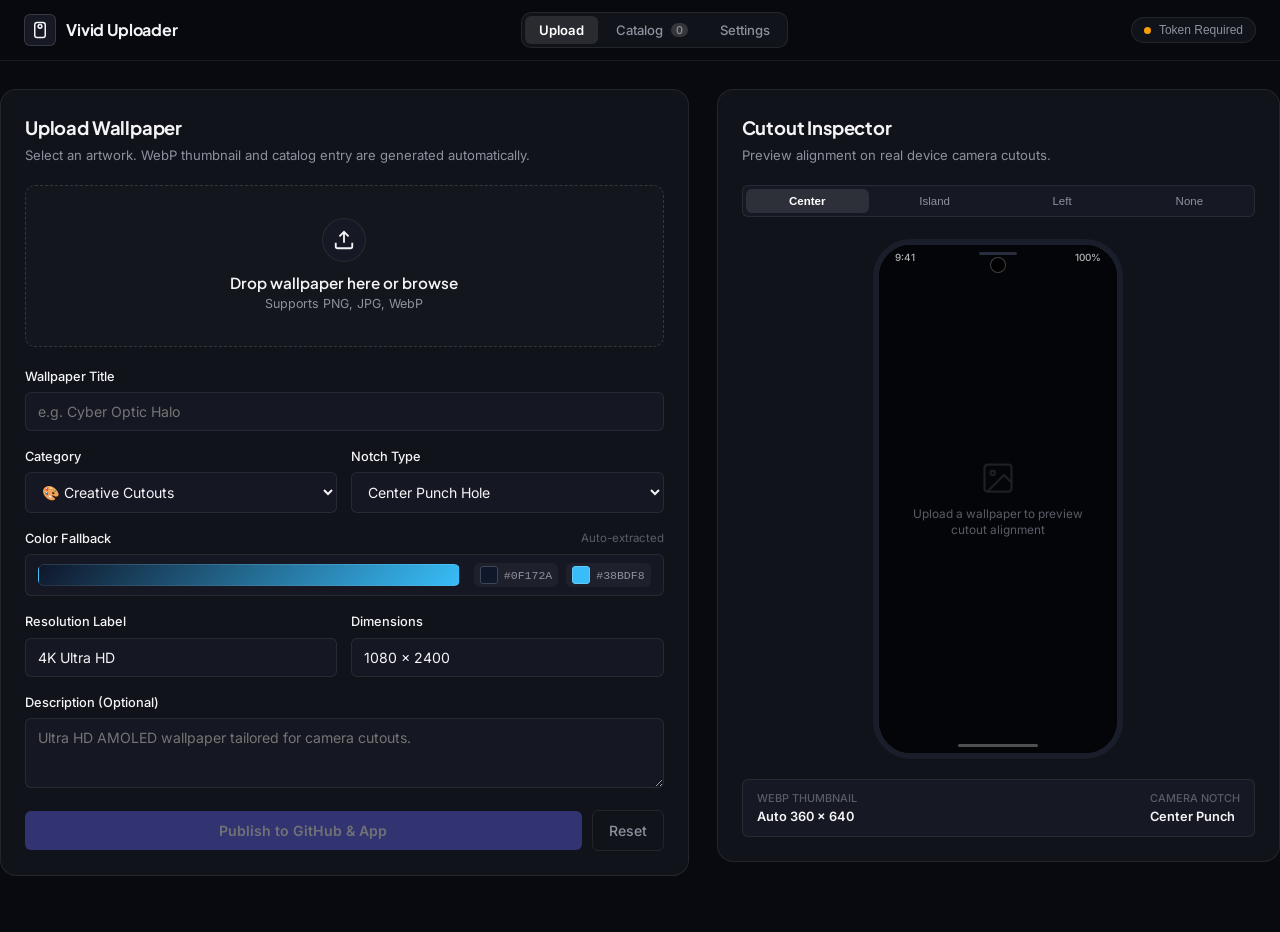
<file: index.html>
<!DOCTYPE html>
<html lang="en">
<head>
  <meta charset="UTF-8">
  <meta name="viewport" content="width=device-width, initial-scale=1.0">
  <title>Vivid Uploader • Curated Notch Wallpapers</title>
  <meta name="description" content="Minimal wallpaper curator and publisher for camera cutout devices.">
  <link rel="icon" type="image/svg+xml" href="favicon.svg">
  <link rel="stylesheet" href="styles.css">
</head>
<body>

  <!-- Minimal Navigation Bar -->
  <header class="site-header">
    <div class="container nav-wrap">
      <a href="#" class="brand" id="brand-logo">
        <div class="brand-icon">
          <svg viewBox="0 0 24 24" fill="none" stroke="currentColor" stroke-width="2">
            <circle cx="12" cy="7" r="2.5" />
            <rect x="5" y="2" width="14" height="20" rx="3" />
          </svg>
        </div>
        <div class="brand-info">
          <h1>Vivid Uploader</h1>
        </div>
      </a>

      <!-- Center Minimal Segmented Tabs -->
      <nav class="nav-tabs">
        <button class="tab-btn active" id="tab-uploader" data-target="view-uploader">
          Upload
        </button>
        <button class="tab-btn" id="tab-catalog" data-target="view-catalog">
          Catalog <span class="badge" id="catalog-count-badge">0</span>
        </button>
        <button class="tab-btn" id="tab-settings" data-target="view-settings">
          Settings
        </button>
      </nav>

      <!-- Status Indicator -->
      <div class="header-actions">
        <button class="status-pill" id="btn-status-pill" title="Configure GitHub Token">
          <span class="indicator" id="status-indicator-dot"></span>
          <span id="status-text">Token Required</span>
        </button>
      </div>
    </div>
  </header>

  <!-- Main Views -->
  <main class="container main-wrapper">

    <!-- VIEW 1: UPLOADER & NOTCH INSPECTOR -->
    <section class="view-section active" id="view-uploader">
      <div class="studio-grid">

        <!-- Left Column: Upload Form -->
        <div class="glass-panel">
          <div class="panel-header">
            <h2 class="panel-title">Upload Wallpaper</h2>
            <p class="panel-subtitle">Select an artwork. WebP thumbnail and catalog entry are generated automatically.</p>
          </div>

          <!-- Minimal Dropzone -->
          <div class="dropzone" id="dropzone">
            <input type="file" id="file-input" class="dropzone-file-input" accept="image/png,image/jpeg,image/webp,image/jpg">
            <div class="dropzone-content">
              <div class="dropzone-icon">
                <svg width="22" height="22" viewBox="0 0 24 24" fill="none" stroke="currentColor" stroke-width="2">
                  <path d="M21 15v4a2 2 0 0 1-2 2H5a2 2 0 0 1-2-2v-4M17 8l-5-5-5 5M12 3v12"/>
                </svg>
              </div>
              <div class="dropzone-text">
                <h3>Drop wallpaper here or browse</h3>
                <p>Supports PNG, JPG, WebP</p>
              </div>
            </div>
          </div>

          <!-- Active File Info -->
          <div class="file-loaded-bar" id="file-loaded-bar">
            <div class="file-meta-info">
              <div class="file-icon-check">
                <svg width="15" height="15" viewBox="0 0 24 24" fill="none" stroke="currentColor" stroke-width="3">
                  <polyline points="20 6 9 17 4 12"/>
                </svg>
              </div>
              <div class="file-name-size">
                <h4 id="file-title-display">image.png</h4>
                <p id="file-dimensions-display">Calculating...</p>
              </div>
            </div>
            <button type="button" class="btn-remove-file" id="btn-remove-file" title="Remove file">
              <svg width="16" height="16" viewBox="0 0 24 24" fill="none" stroke="currentColor" stroke-width="2">
                <line x1="18" y1="6" x2="6" y2="18"/>
                <line x1="6" y1="6" x2="18" y2="18"/>
              </svg>
            </button>
          </div>

          <!-- Form Fields -->
          <form class="metadata-form" id="form-wallpaper" onsubmit="return false;">
            
            <div class="form-group">
              <label for="input-title" class="form-label">Wallpaper Title</label>
              <input type="text" id="input-title" class="form-input" placeholder="e.g. Cyber Optic Halo" required>
            </div>

            <div class="form-row">
              <div class="form-group">
                <label for="select-category" class="form-label">Category</label>
                <select id="select-category" class="form-select">
                  <option value="Creative Cutouts" selected>🎨 Creative Cutouts</option>
                  <option value="AMOLED & Stealth">🖤 AMOLED & Stealth</option>
                  <option value="Cyberpunk & Sci-Fi">🤖 Cyberpunk & Sci-Fi</option>
                  <option value="Abstract & 3D">🌀 Abstract & 3D</option>
                  <option value="Minimal & Vector">📐 Minimal & Vector</option>
                  <option value="Nature & Landscapes">🍃 Nature & Landscapes</option>
                  <option value="Anime & Gaming">🎌 Anime & Gaming</option>
                  <option value="Vibrant Flows">🌊 Vibrant Flows</option>
                </select>
              </div>

              <div class="form-group">
                <label for="select-cutout-type" class="form-label">Notch Type</label>
                <select id="select-cutout-type" class="form-select">
                  <option value="centerHole">Center Punch Hole</option>
                  <option value="dynamicIsland">Dynamic Island (Pill)</option>
                  <option value="leftHole">Left Corner Hole</option>
                  <option value="universal">Universal / Notchless</option>
                </select>
              </div>
            </div>

            <!-- Color Palette Fallback -->
            <div class="form-group">
              <label class="form-label">
                Color Fallback
                <span class="helper">Auto-extracted</span>
              </label>
              <div class="color-extractor-wrap">
                <div class="gradient-preview-bar" id="gradient-preview-bar"></div>
                <div class="color-inputs">
                  <div class="color-chip-group">
                    <input type="color" id="input-color-primary" value="#0F172A">
                    <span class="color-hex-label" id="color-hex-primary">#0F172A</span>
                  </div>
                  <div class="color-chip-group">
                    <input type="color" id="input-color-secondary" value="#38BDF8">
                    <span class="color-hex-label" id="color-hex-secondary">#38BDF8</span>
                  </div>
                </div>
              </div>
            </div>

            <div class="form-row">
              <div class="form-group">
                <label for="input-resolution" class="form-label">Resolution Label</label>
                <input type="text" id="input-resolution" class="form-input" value="4K Ultra HD">
              </div>

              <div class="form-group">
                <label for="input-dimensions" class="form-label">Dimensions</label>
                <input type="text" id="input-dimensions" class="form-input" value="1080 x 2400" readonly>
              </div>
            </div>

            <div class="form-group">
              <label for="input-description" class="form-label">Description (Optional)</label>
              <textarea id="input-description" class="form-textarea" placeholder="Ultra HD AMOLED wallpaper tailored for camera cutouts."></textarea>
            </div>

            <div class="form-actions">
              <button type="button" class="btn-primary" id="btn-publish" disabled>
                Publish to GitHub &amp; App
              </button>
              <button type="button" class="btn-secondary" id="btn-reset">
                Reset
              </button>
            </div>

          </form>
        </div>

        <!-- Right Column: Minimal Cutout Inspector -->
        <div class="glass-panel simulator-panel">
          <div class="panel-header">
            <h2 class="panel-title">Cutout Inspector</h2>
            <p class="panel-subtitle">Preview alignment on real device camera cutouts.</p>
          </div>

          <!-- Cutout Switcher Tabs -->
          <div class="cutout-selector-bar" id="cutout-overlay-tabs">
            <button class="cutout-tab-pill active" data-cutout="centerHole">Center</button>
            <button class="cutout-tab-pill" data-cutout="dynamicIsland">Island</button>
            <button class="cutout-tab-pill" data-cutout="leftHole">Left</button>
            <button class="cutout-tab-pill" data-cutout="none">None</button>
          </div>

          <!-- Phone Mockup -->
          <div class="phone-mockup-wrapper">
            <div class="phone-device" id="phone-device-frame">
              <div class="phone-earpiece"></div>

              <div class="phone-screen" id="phone-screen-viewport">
                <div class="phone-status-bar">
                  <span>9:41</span>
                  <span>100%</span>
                </div>

                <!-- Camera Notch Overlays -->
                <div class="cutout-overlay cutout-center-hole" id="overlay-center-hole"></div>
                <div class="cutout-overlay cutout-dynamic-island" id="overlay-dynamic-island" style="display: none;">
                  <div class="island-cam"></div>
                  <div class="island-sensor"></div>
                </div>
                <div class="cutout-overlay cutout-left-hole" id="overlay-left-hole" style="display: none;"></div>

                <!-- Image Preview -->
                <img id="phone-wallpaper-preview" class="phone-wallpaper-img" style="display: none;" alt="Preview">

                <!-- Placeholder Empty State -->
                <div class="phone-empty-state" id="phone-empty-state">
                  <svg viewBox="0 0 24 24" fill="none" stroke="currentColor" stroke-width="1.5">
                    <rect x="3" y="3" width="18" height="18" rx="2"/>
                    <circle cx="8.5" cy="8.5" r="1.5"/>
                    <path d="M21 15l-5-5L5 21"/>
                  </svg>
                  <p>Upload a wallpaper to preview cutout alignment</p>
                </div>

                <div class="phone-home-indicator"></div>
              </div>
            </div>
          </div>

          <!-- Stats -->
          <div class="simulator-stats">
            <div class="stat-item">
              <h5>WebP Thumbnail</h5>
              <p id="stat-thumb-size">Auto 360 × 640</p>
            </div>
            <div class="stat-item">
              <h5>Camera Notch</h5>
              <p id="stat-notch-name">Center Punch</p>
            </div>
          </div>
        </div>

      </div>
    </section>

    <!-- VIEW 2: LIVE CATALOG MANAGER -->
    <section class="view-section" id="view-catalog">
      <div class="glass-panel">
        <div class="panel-header">
          <h2 class="panel-title">Live Catalog</h2>
          <p class="panel-subtitle">Manage wallpapers currently active in your mobile app repository.</p>
        </div>

        <div class="catalog-toolbar">
          <div class="catalog-search-wrap">
            <svg viewBox="0 0 24 24" fill="none" stroke="currentColor" stroke-width="2">
              <circle cx="11" cy="11" r="8"/>
              <line x1="21" y1="21" x2="16.65" y2="16.65"/>
            </svg>
            <input type="text" id="catalog-search-input" class="catalog-search-input" placeholder="Search wallpapers...">
          </div>

          <div class="catalog-filter-pills" id="catalog-filter-pills">
            <button class="cat-pill active" data-filter="All">All</button>
            <button class="cat-pill" data-filter="Creative Cutouts">Creative Cutouts</button>
            <button class="cat-pill" data-filter="AMOLED & Stealth">AMOLED & Stealth</button>
            <button class="cat-pill" data-filter="Cyberpunk & Sci-Fi">Cyberpunk & Sci-Fi</button>
            <button class="cat-pill" data-filter="Abstract & 3D">Abstract & 3D</button>
            <button class="cat-pill" data-filter="Minimal & Vector">Minimal & Vector</button>
            <button class="cat-pill" data-filter="Nature & Landscapes">Nature & Landscapes</button>
            <button class="cat-pill" data-filter="Anime & Gaming">Anime & Gaming</button>
            <button type="button" class="cat-pill" id="btn-toolbar-select-all" style="margin-left: auto;">Select All</button>
          </div>
        </div>

        <!-- Floating / Sticky Batch Action Bar -->
        <div class="batch-bar" id="batch-action-bar" style="display: none;">
          <div class="batch-info">
            <span id="batch-count-text">0 wallpapers selected</span>
          </div>
          <div class="batch-actions-group">
            <button type="button" class="btn-subtle" id="btn-toggle-select-all">Select All</button>
            <button type="button" class="btn-subtle" id="btn-clear-selection">Clear</button>
            <button type="button" class="btn-danger" id="btn-delete-selected">
              <svg width="14" height="14" viewBox="0 0 24 24" fill="none" stroke="currentColor" stroke-width="2">
                <polyline points="3 6 5 6 21 6"/>
                <path d="M19 6v14a2 2 0 0 1-2 2H7a2 2 0 0 1-2-2V6m3 0V4a2 2 0 0 1 2-2h4a2 2 0 0 1 2 2v2"/>
              </svg>
              Delete Selected
            </button>
          </div>
        </div>

        <div class="catalog-grid" id="catalog-grid"></div>

        <div class="phone-empty-state" id="catalog-empty-state" style="display: none; padding: 40px 0;">
          <p>No wallpapers found</p>
        </div>
      </div>
    </section>

    <!-- VIEW 3: GITHUB SETTINGS -->
    <section class="view-section" id="view-settings">
      <div class="glass-panel settings-wrap">
        <div class="panel-header">
          <h2 class="panel-title">GitHub Settings</h2>
          <p class="panel-subtitle">Configure your Personal Access Token to publish directly to GitHub.</p>
        </div>

        <form id="form-settings" onsubmit="return false;" style="display: flex; flex-direction: column; gap: 16px;">
          <div class="form-group">
            <label for="input-repo-owner" class="form-label">Repository</label>
            <input type="text" id="input-repo-owner" class="form-input" value="ishara-madu/vivid-ai-wallpapers" required>
          </div>

          <div class="form-group">
            <label for="input-repo-branch" class="form-label">Branch</label>
            <input type="text" id="input-repo-branch" class="form-input" value="main" required>
          </div>

          <div class="form-group">
            <label for="input-github-token" class="form-label">
              Personal Access Token (PAT)
              <span class="helper">Stored only in your browser</span>
            </label>
            <div style="position: relative;">
              <input type="password" id="input-github-token" class="form-input" placeholder="ghp_xxxxxxxxxxxxxxxxxxxxxxxx" style="padding-right: 40px;" required>
              <button type="button" id="btn-toggle-token-mask" style="position: absolute; right: 10px; top: 50%; transform: translateY(-50%); background: none; border: none; color: var(--text-muted); cursor: pointer;">
                👁️
              </button>
            </div>
          </div>

          <div class="form-actions" style="margin-top: 6px;">
            <button type="button" class="btn-primary" id="btn-save-settings">
              Save &amp; Test Connection
            </button>
          </div>
        </form>

        <div class="token-help-box">
          <h4>Token Setup:</h4>
          <ol>
            <li>Open <a href="https://github.com/settings/tokens/new?scopes=repo&description=Vivid+Wallpaper+Studio" target="_blank" rel="noopener">GitHub Token Generator</a>.</li>
            <li>Select <strong>repo</strong> scope and set Expiration to <strong>No expiration</strong>.</li>
            <li>Copy the token and paste it above.</li>
          </ol>
        </div>
      </div>
    </section>

  </main>

  <!-- Publish Stepper Modal -->
  <div class="modal-backdrop" id="modal-publish">
    <div class="modal-card">
      <div class="modal-icon-wrap" id="modal-icon-wrap">
        <svg width="22" height="22" viewBox="0 0 24 24" fill="none" stroke="currentColor" stroke-width="2">
          <path d="M21 15v4a2 2 0 0 1-2 2H5a2 2 0 0 1-2-2v-4M17 8l-5-5-5 5M12 3v12"/>
        </svg>
      </div>

      <h3 class="modal-title" id="modal-title">Publishing Wallpaper</h3>
      <p class="modal-desc" id="modal-desc">Committing master image, thumbnail, and catalog to GitHub...</p>

      <div class="stepper-list" id="stepper-list">
        <div class="step-item" id="step-1">
          <div class="step-icon-state">1</div>
          <span>Building 360x640 WebP thumbnail...</span>
        </div>
        <div class="step-item" id="step-2">
          <div class="step-icon-state">2</div>
          <span>Uploading master image...</span>
        </div>
        <div class="step-item" id="step-3">
          <div class="step-icon-state">3</div>
          <span>Uploading thumbnail...</span>
        </div>
        <div class="step-item" id="step-4">
          <div class="step-icon-state">4</div>
          <span>Updating catalog.json...</span>
        </div>
      </div>

      <div id="modal-success-actions" style="display: none; margin-top: 16px; display: flex; flex-direction: column; gap: 8px;">
        <button type="button" class="btn-primary" id="btn-modal-done">Upload Another</button>
        <a id="link-commit-view" href="#" target="_blank" rel="noopener" class="btn-secondary" style="text-decoration: none;">View on GitHub ↗</a>
      </div>
    </div>
  </div>

  <canvas id="canvas-engine" style="display: none;"></canvas>
  <div class="toast-container" id="toast-container"></div>

  <script src="app.js"></script>
</body>
</html>
</file>
<file: styles.css>
/* ==========================================================================
   VIVID NOTCH AI • MINIMALIST WALLPAPER STUDIO & UPLOADER
   Clean, Ultra-Refined Minimalist Dark Theme (Linear / Vercel Aesthetic)
   ========================================================================== */

@import url('https://fonts.googleapis.com/css2?family=Inter:wght@400;500;600;700&family=Plus+Jakarta+Sans:wght@500;600;700&display=swap');

:root {
  --bg-deep: #090a0f;
  --bg-surface: #11131a;
  --bg-surface-elevated: #161923;
  --bg-input: #151722;
  --bg-input-hover: #1b1e2c;

  --border-subtle: rgba(255, 255, 255, 0.08);
  --border-medium: rgba(255, 255, 255, 0.14);
  --border-focus: #6366f1;

  --text-main: #f4f4f6;
  --text-muted: #8e919e;
  --text-dim: #5a5c68;

  --accent: #6366f1;
  --accent-light: #818cf8;
  --accent-emerald: #10b981;
  --accent-amber: #f59e0b;
  --danger: #ef4444;

  --radius-sm: 6px;
  --radius-md: 10px;
  --radius-lg: 16px;
  --radius-xl: 22px;
  --radius-full: 9999px;

  --font-display: 'Plus Jakarta Sans', -apple-system, BlinkMacSystemFont, sans-serif;
  --font-body: 'Inter', -apple-system, BlinkMacSystemFont, sans-serif;

  --trans-fast: 0.15s ease;
  --trans-smooth: 0.25s ease;
}

* {
  margin: 0;
  padding: 0;
  box-sizing: border-box;
}

body {
  background-color: var(--bg-deep);
  color: var(--text-main);
  font-family: var(--font-body);
  line-height: 1.5;
  min-height: 100vh;
  overflow-x: hidden;
  -webkit-font-smoothing: antialiased;
}

/* Custom Minimal Scrollbar */
::-webkit-scrollbar {
  width: 6px;
  height: 6px;
}
::-webkit-scrollbar-track {
  background: var(--bg-deep);
}
::-webkit-scrollbar-thumb {
  background: rgba(255, 255, 255, 0.12);
  border-radius: var(--radius-full);
}
::-webkit-scrollbar-thumb:hover {
  background: rgba(255, 255, 255, 0.25);
}

.container {
  max-width: 1280px;
  margin: 0 auto;
  padding: 0 24px;
}

/* ==========================================================================
   MINIMAL SITE HEADER
   ========================================================================== */
.site-header {
  position: sticky;
  top: 0;
  z-index: 50;
  background: rgba(9, 10, 15, 0.88);
  backdrop-filter: blur(16px);
  -webkit-backdrop-filter: blur(16px);
  border-bottom: 1px solid var(--border-subtle);
  padding: 12px 0;
}

.nav-wrap {
  display: flex;
  align-items: center;
  justify-content: space-between;
  gap: 20px;
}

.brand {
  display: flex;
  align-items: center;
  gap: 10px;
  text-decoration: none;
  color: var(--text-main);
}

.brand-icon {
  width: 32px;
  height: 32px;
  border-radius: var(--radius-sm);
  background: var(--bg-surface-elevated);
  border: 1px solid var(--border-medium);
  display: grid;
  place-items: center;
}

.brand-icon svg {
  width: 18px;
  height: 18px;
  stroke: var(--text-main);
}

.brand-info h1 {
  font-family: var(--font-display);
  font-size: 1rem;
  font-weight: 700;
  letter-spacing: -0.01em;
  color: var(--text-main);
  display: flex;
  align-items: center;
  gap: 8px;
}

.brand-badge {
  font-size: 0.65rem;
  font-family: var(--font-body);
  font-weight: 600;
  text-transform: uppercase;
  padding: 1px 6px;
  border-radius: var(--radius-sm);
  background: rgba(255, 255, 255, 0.08);
  color: var(--text-muted);
}

.brand-info p {
  display: none;
}

/* Minimal Segmented Tabs */
.nav-tabs {
  display: flex;
  align-items: center;
  gap: 4px;
  background: var(--bg-surface);
  padding: 3px;
  border-radius: var(--radius-md);
  border: 1px solid var(--border-subtle);
}

.tab-btn {
  display: inline-flex;
  align-items: center;
  gap: 8px;
  padding: 6px 14px;
  font-family: var(--font-body);
  font-size: 0.82rem;
  font-weight: 500;
  color: var(--text-muted);
  background: transparent;
  border: none;
  border-radius: var(--radius-sm);
  cursor: pointer;
  transition: var(--trans-fast);
}

.tab-btn:hover {
  color: var(--text-main);
}

.tab-btn.active {
  color: #ffffff;
  background: rgba(255, 255, 255, 0.1);
  font-weight: 600;
}

.tab-btn .badge {
  font-size: 0.68rem;
  padding: 0 5px;
  border-radius: var(--radius-full);
  background: rgba(255, 255, 255, 0.15);
}

.header-actions {
  display: flex;
  align-items: center;
  gap: 10px;
}

.status-pill {
  display: inline-flex;
  align-items: center;
  gap: 8px;
  padding: 5px 12px;
  border-radius: var(--radius-full);
  font-size: 0.75rem;
  font-weight: 500;
  background: var(--bg-surface);
  border: 1px solid var(--border-subtle);
  color: var(--text-muted);
  cursor: pointer;
  transition: var(--trans-fast);
}

.status-pill:hover {
  border-color: var(--border-medium);
  color: var(--text-main);
}

.status-pill .indicator {
  width: 7px;
  height: 7px;
  border-radius: 50%;
  background: var(--accent-amber);
}

.status-pill.connected .indicator {
  background: var(--accent-emerald);
}

.status-pill.error .indicator {
  background: var(--danger);
}

/* ==========================================================================
   MAIN LAYOUT & CARDS
   ========================================================================== */
.main-wrapper {
  padding: 28px 0 56px;
}

.view-section {
  display: none;
}

.view-section.active {
  display: block;
}

.studio-grid {
  display: grid;
  grid-template-columns: 1.1fr 0.9fr;
  gap: 28px;
  align-items: start;
}

@media (max-width: 960px) {
  .studio-grid {
    grid-template-columns: 1fr;
  }
}

.glass-panel {
  background: var(--bg-surface);
  border: 1px solid var(--border-subtle);
  border-radius: var(--radius-lg);
  padding: 24px;
  position: relative;
}

.panel-header {
  margin-bottom: 20px;
}

.panel-title {
  font-family: var(--font-display);
  font-size: 1.15rem;
  font-weight: 700;
  letter-spacing: -0.01em;
  color: var(--text-main);
  display: flex;
  align-items: center;
  gap: 8px;
}

.panel-subtitle {
  font-size: 0.82rem;
  color: var(--text-muted);
  margin-top: 4px;
}

/* ==========================================================================
   MINIMAL DROPZONE
   ========================================================================== */
.dropzone {
  position: relative;
  border: 1.5px dashed var(--border-medium);
  border-radius: var(--radius-md);
  padding: 32px 16px;
  text-align: center;
  background: rgba(255, 255, 255, 0.015);
  transition: var(--trans-smooth);
  cursor: pointer;
  overflow: hidden;
}

.dropzone:hover,
.dropzone.dragover {
  border-color: var(--accent);
  background: rgba(99, 102, 241, 0.04);
}

.dropzone-file-input {
  position: absolute;
  top: 0;
  left: 0;
  width: 100%;
  height: 100%;
  opacity: 0;
  cursor: pointer;
  z-index: 10;
}

.dropzone-content {
  display: flex;
  flex-direction: column;
  align-items: center;
  gap: 10px;
  pointer-events: none;
}

.dropzone-icon {
  width: 44px;
  height: 44px;
  border-radius: 50%;
  background: var(--bg-surface-elevated);
  border: 1px solid var(--border-subtle);
  display: grid;
  place-items: center;
  color: var(--text-main);
  transition: var(--trans-fast);
}

.dropzone:hover .dropzone-icon {
  border-color: var(--accent);
  color: var(--accent);
}

.dropzone-text h3 {
  font-family: var(--font-display);
  font-size: 0.95rem;
  font-weight: 600;
  color: var(--text-main);
}

.dropzone-text p {
  font-size: 0.78rem;
  color: var(--text-muted);
}

.dropzone-badges {
  display: flex;
  gap: 6px;
  margin-top: 4px;
}

.pill-tag {
  font-size: 0.68rem;
  font-weight: 500;
  padding: 2px 8px;
  border-radius: var(--radius-sm);
  background: rgba(255, 255, 255, 0.04);
  color: var(--text-muted);
}

/* File Loaded Bar */
.file-loaded-bar {
  display: none;
  align-items: center;
  justify-content: space-between;
  gap: 14px;
  padding: 10px 14px;
  background: var(--bg-surface-elevated);
  border: 1px solid var(--border-medium);
  border-radius: var(--radius-md);
  margin-top: 14px;
}

.file-loaded-bar.active {
  display: flex;
}

.file-meta-info {
  display: flex;
  align-items: center;
  gap: 10px;
  overflow: hidden;
}

.file-icon-check {
  width: 26px;
  height: 26px;
  border-radius: 50%;
  background: rgba(16, 185, 129, 0.15);
  color: var(--accent-emerald);
  display: grid;
  place-items: center;
  flex-shrink: 0;
}

.file-name-size h4 {
  font-size: 0.85rem;
  font-weight: 600;
  white-space: nowrap;
  overflow: hidden;
  text-overflow: ellipsis;
  max-width: 240px;
}

.file-name-size p {
  font-size: 0.72rem;
  color: var(--text-muted);
}

.btn-remove-file {
  background: transparent;
  border: none;
  color: var(--text-dim);
  cursor: pointer;
  padding: 4px;
  border-radius: var(--radius-sm);
  transition: var(--trans-fast);
}

.btn-remove-file:hover {
  color: var(--danger);
}

/* ==========================================================================
   MINIMAL METADATA FORM
   ========================================================================== */
.metadata-form {
  margin-top: 20px;
  display: flex;
  flex-direction: column;
  gap: 16px;
}

.form-group {
  display: flex;
  flex-direction: column;
  gap: 6px;
}

.form-row {
  display: grid;
  grid-template-columns: 1fr 1fr;
  gap: 14px;
}

@media (max-width: 600px) {
  .form-row {
    grid-template-columns: 1fr;
  }
}

.form-label {
  font-size: 0.8rem;
  font-weight: 500;
  color: var(--text-main);
  display: flex;
  align-items: center;
  justify-content: space-between;
}

.form-label .helper {
  font-size: 0.72rem;
  font-weight: 400;
  color: var(--text-dim);
}

.form-input,
.form-select,
.form-textarea {
  width: 100%;
  background: var(--bg-input);
  border: 1px solid var(--border-subtle);
  border-radius: var(--radius-sm);
  padding: 10px 12px;
  font-family: var(--font-body);
  font-size: 0.88rem;
  color: var(--text-main);
  outline: none;
  transition: var(--trans-fast);
}

.form-input:focus,
.form-select:focus,
.form-textarea:focus {
  border-color: var(--accent);
  background: var(--bg-input-hover);
}

.form-select option {
  background: #11131a;
  color: #fff;
}

.form-textarea {
  resize: vertical;
  min-height: 70px;
}

/* Minimal Color Extractor Bar */
.color-extractor-wrap {
  background: var(--bg-input);
  border: 1px solid var(--border-subtle);
  border-radius: var(--radius-sm);
  padding: 8px 12px;
  display: flex;
  align-items: center;
  justify-content: space-between;
  gap: 14px;
}

.gradient-preview-bar {
  flex: 1;
  height: 22px;
  border-radius: var(--radius-sm);
  background: linear-gradient(135deg, #0f172a, #38bdf8);
  border: 1px solid rgba(255, 255, 255, 0.1);
}

.color-inputs {
  display: flex;
  align-items: center;
  gap: 8px;
}

.color-chip-group {
  display: flex;
  align-items: center;
  gap: 6px;
  background: rgba(255, 255, 255, 0.04);
  padding: 3px 6px;
  border-radius: var(--radius-sm);
}

.color-chip-group input[type="color"] {
  -webkit-appearance: none;
  border: none;
  width: 18px;
  height: 18px;
  border-radius: 3px;
  cursor: pointer;
  background: transparent;
}

.color-chip-group input[type="color"]::-webkit-color-swatch-wrapper {
  padding: 0;
}
.color-chip-group input[type="color"]::-webkit-color-swatch {
  border: 1px solid rgba(255, 255, 255, 0.2);
  border-radius: 3px;
}

.color-hex-label {
  font-family: monospace;
  font-size: 0.72rem;
  color: var(--text-muted);
}

/* Form Action Buttons */
.form-actions {
  display: flex;
  align-items: center;
  gap: 10px;
  margin-top: 6px;
}

.btn-primary {
  flex: 1;
  display: inline-flex;
  align-items: center;
  justify-content: center;
  gap: 8px;
  padding: 11px 20px;
  font-family: var(--font-body);
  font-size: 0.88rem;
  font-weight: 600;
  color: #ffffff;
  background: var(--accent);
  border: none;
  border-radius: var(--radius-sm);
  cursor: pointer;
  transition: var(--trans-fast);
}

.btn-primary:hover:not(:disabled) {
  background: var(--accent-light);
}

.btn-primary:disabled {
  opacity: 0.4;
  cursor: not-allowed;
}

.btn-secondary {
  display: inline-flex;
  align-items: center;
  justify-content: center;
  gap: 6px;
  padding: 11px 16px;
  font-family: var(--font-body);
  font-size: 0.88rem;
  font-weight: 500;
  color: var(--text-muted);
  background: transparent;
  border: 1px solid var(--border-subtle);
  border-radius: var(--radius-sm);
  cursor: pointer;
  transition: var(--trans-fast);
}

.btn-secondary:hover {
  color: var(--text-main);
  border-color: var(--border-medium);
}

/* ==========================================================================
   MINIMAL PHONE SIMULATOR
   ========================================================================== */
.simulator-panel {
  position: sticky;
  top: 80px;
}

.cutout-selector-bar {
  display: flex;
  align-items: center;
  gap: 4px;
  background: var(--bg-surface-elevated);
  padding: 3px;
  border-radius: var(--radius-sm);
  border: 1px solid var(--border-subtle);
  margin-bottom: 16px;
}

.cutout-tab-pill {
  flex: 1;
  text-align: center;
  padding: 6px 8px;
  font-size: 0.72rem;
  font-weight: 500;
  color: var(--text-muted);
  background: transparent;
  border: none;
  border-radius: var(--radius-sm);
  cursor: pointer;
  transition: var(--trans-fast);
}

.cutout-tab-pill:hover {
  color: var(--text-main);
}

.cutout-tab-pill.active {
  background: rgba(255, 255, 255, 0.1);
  color: #ffffff;
  font-weight: 600;
}

/* Smartphone Device Frame */
.phone-mockup-wrapper {
  display: flex;
  justify-content: center;
  padding: 6px 0;
}

.phone-device {
  width: 250px;
  height: 520px;
  background: #000000;
  border-radius: 38px;
  border: 6px solid #1a1e2b;
  position: relative;
  overflow: hidden;
  display: flex;
  flex-direction: column;
}

.phone-earpiece {
  position: absolute;
  top: 7px;
  left: 50%;
  transform: translateX(-50%);
  width: 38px;
  height: 3px;
  background: #282d3f;
  border-radius: var(--radius-full);
  z-index: 25;
}

.phone-screen {
  flex: 1;
  position: relative;
  background: #040508;
  overflow: hidden;
  display: flex;
  align-items: center;
  justify-content: center;
}

.phone-status-bar {
  position: absolute;
  top: 0;
  left: 0;
  right: 0;
  height: 24px;
  padding: 0 16px;
  display: flex;
  align-items: center;
  justify-content: space-between;
  z-index: 20;
  font-size: 0.62rem;
  font-weight: 500;
  color: rgba(255, 255, 255, 0.7);
  pointer-events: none;
}

.phone-wallpaper-img {
  width: 100%;
  height: 100%;
  object-fit: cover;
  display: block;
}

.phone-empty-state {
  display: flex;
  flex-direction: column;
  align-items: center;
  justify-content: center;
  text-align: center;
  padding: 20px;
  color: var(--text-dim);
  gap: 10px;
}

.phone-empty-state svg {
  width: 36px;
  height: 36px;
  opacity: 0.3;
}

.phone-empty-state p {
  font-size: 0.74rem;
  line-height: 1.4;
}

/* Cutout Overlays */
.cutout-overlay {
  position: absolute;
  pointer-events: none;
  z-index: 15;
}

.cutout-center-hole {
  top: 12px;
  left: 50%;
  transform: translateX(-50%);
  width: 16px;
  height: 16px;
  border-radius: 50%;
  background: #000000;
  border: 1px solid rgba(255, 255, 255, 0.25);
}

.cutout-dynamic-island {
  top: 10px;
  left: 50%;
  transform: translateX(-50%);
  width: 70px;
  height: 18px;
  border-radius: var(--radius-full);
  background: #000000;
  border: 1px solid rgba(255, 255, 255, 0.15);
  display: flex;
  align-items: center;
  justify-content: space-between;
  padding: 0 8px;
}

.cutout-dynamic-island .island-cam {
  width: 9px;
  height: 9px;
  border-radius: 50%;
  background: #0c0f18;
}

.cutout-dynamic-island .island-sensor {
  width: 5px;
  height: 5px;
  border-radius: 50%;
  background: #111;
}

.cutout-left-hole {
  top: 12px;
  left: 18px;
  width: 16px;
  height: 16px;
  border-radius: 50%;
  background: #000000;
  border: 1px solid rgba(255, 255, 255, 0.25);
}

.phone-home-indicator {
  position: absolute;
  bottom: 6px;
  left: 50%;
  transform: translateX(-50%);
  width: 80px;
  height: 3px;
  background: rgba(255, 255, 255, 0.3);
  border-radius: var(--radius-full);
  z-index: 20;
}

/* Minimal Stats Bar */
.simulator-stats {
  margin-top: 14px;
  background: var(--bg-surface-elevated);
  border: 1px solid var(--border-subtle);
  border-radius: var(--radius-sm);
  padding: 10px 14px;
  display: flex;
  align-items: center;
  justify-content: space-between;
}

.stat-item h5 {
  font-size: 0.68rem;
  font-weight: 500;
  color: var(--text-dim);
  text-transform: uppercase;
}

.stat-item p {
  font-size: 0.8rem;
  font-weight: 600;
  color: var(--text-main);
}

/* ==========================================================================
   MINIMAL LIVE CATALOG (TAB 2)
   ========================================================================== */
.catalog-toolbar {
  display: flex;
  align-items: center;
  justify-content: space-between;
  gap: 14px;
  margin-bottom: 20px;
  flex-wrap: wrap;
}

.catalog-search-wrap {
  flex: 1;
  min-width: 240px;
  position: relative;
}

.catalog-search-wrap svg {
  position: absolute;
  left: 12px;
  top: 50%;
  transform: translateY(-50%);
  color: var(--text-dim);
  width: 16px;
  height: 16px;
}

.catalog-search-input {
  width: 100%;
  background: var(--bg-input);
  border: 1px solid var(--border-subtle);
  border-radius: var(--radius-sm);
  padding: 10px 14px 10px 38px;
  color: var(--text-main);
  font-size: 0.85rem;
  outline: none;
  transition: var(--trans-fast);
}

.catalog-search-input:focus {
  border-color: var(--accent);
}

.catalog-filter-pills {
  display: flex;
  align-items: center;
  gap: 6px;
  overflow-x: auto;
}

.cat-pill {
  padding: 6px 12px;
  border-radius: var(--radius-sm);
  font-size: 0.75rem;
  font-weight: 500;
  background: var(--bg-surface-elevated);
  border: 1px solid var(--border-subtle);
  color: var(--text-muted);
  cursor: pointer;
  white-space: nowrap;
  transition: var(--trans-fast);
}

.cat-pill:hover {
  color: var(--text-main);
}

.cat-pill.active {
  background: rgba(255, 255, 255, 0.1);
  border-color: var(--border-medium);
  color: #fff;
  font-weight: 600;
}

/* Batch Action Bar */
.batch-bar {
  display: flex;
  align-items: center;
  justify-content: space-between;
  gap: 12px;
  background: var(--bg-surface-elevated);
  border: 1px solid var(--border-medium);
  border-radius: var(--radius-sm);
  padding: 8px 14px;
  margin-bottom: 16px;
  animation: fadeIn 0.2s ease;
}

.batch-info {
  display: flex;
  align-items: center;
  gap: 10px;
  font-size: 0.82rem;
  font-weight: 500;
  color: var(--text-main);
}

.batch-actions-group {
  display: flex;
  align-items: center;
  gap: 8px;
}

.btn-danger {
  display: inline-flex;
  align-items: center;
  gap: 6px;
  padding: 6px 14px;
  font-family: var(--font-body);
  font-size: 0.8rem;
  font-weight: 600;
  color: #ffffff;
  background: var(--danger);
  border: none;
  border-radius: var(--radius-sm);
  cursor: pointer;
  transition: var(--trans-fast);
}

.btn-danger:hover {
  background: #dc2626;
}

.btn-subtle {
  display: inline-flex;
  align-items: center;
  gap: 6px;
  padding: 6px 12px;
  font-family: var(--font-body);
  font-size: 0.8rem;
  font-weight: 500;
  color: var(--text-muted);
  background: transparent;
  border: 1px solid var(--border-subtle);
  border-radius: var(--radius-sm);
  cursor: pointer;
  transition: var(--trans-fast);
}

.btn-subtle:hover {
  color: var(--text-main);
  border-color: var(--border-medium);
}

/* Catalog Cards */
.catalog-grid {
  display: grid;
  grid-template-columns: repeat(auto-fill, minmax(210px, 1fr));
  gap: 16px;
}

.wallpaper-card {
  background: var(--bg-surface-elevated);
  border: 1px solid var(--border-subtle);
  border-radius: var(--radius-md);
  overflow: hidden;
  transition: var(--trans-smooth);
  display: flex;
  flex-direction: column;
  position: relative;
  cursor: pointer;
  user-select: none;
}

.wallpaper-card:hover {
  border-color: var(--border-medium);
  transform: translateY(-2px);
}

.wallpaper-card.is-selected {
  border-color: var(--accent);
  box-shadow: 0 0 0 1px var(--accent);
}

.card-select-wrap {
  position: absolute;
  top: 8px;
  left: 8px;
  z-index: 12;
}

.card-checkbox {
  appearance: none;
  -webkit-appearance: none;
  width: 20px;
  height: 20px;
  border-radius: 4px;
  background: rgba(10, 12, 18, 0.8);
  border: 1.5px solid rgba(255, 255, 255, 0.4);
  cursor: pointer;
  display: grid;
  place-items: center;
  transition: var(--trans-fast);
}

.card-checkbox:hover {
  border-color: #ffffff;
}

.card-checkbox:checked {
  background: var(--accent);
  border-color: var(--accent);
}

.card-checkbox:checked::after {
  content: '';
  width: 5px;
  height: 9px;
  border: solid #ffffff;
  border-width: 0 2px 2px 0;
  transform: rotate(45deg) translate(-1px, -1px);
}

.card-thumb-wrap {
  position: relative;
  width: 100%;
  aspect-ratio: 9 / 16;
  background: #050609;
  overflow: hidden;
}

.card-thumb-img {
  width: 100%;
  height: 100%;
  object-fit: cover;
}

.card-badge {
  position: absolute;
  top: 8px;
  left: 8px;
  font-size: 0.66rem;
  font-weight: 600;
  padding: 2px 7px;
  border-radius: var(--radius-sm);
  background: rgba(0, 0, 0, 0.7);
  color: #fff;
}

.card-actions-overlay {
  position: absolute;
  top: 8px;
  right: 8px;
  display: flex;
  gap: 4px;
  opacity: 0;
  transition: var(--trans-fast);
}

.wallpaper-card:hover .card-actions-overlay {
  opacity: 1;
}

.card-action-btn {
  width: 28px;
  height: 28px;
  border-radius: var(--radius-sm);
  background: rgba(0, 0, 0, 0.8);
  border: 1px solid rgba(255, 255, 255, 0.15);
  color: #fff;
  display: grid;
  place-items: center;
  cursor: pointer;
  transition: var(--trans-fast);
}

.card-action-btn:hover {
  background: var(--danger);
  border-color: var(--danger);
}

.card-body {
  padding: 12px 14px;
  display: flex;
  flex-direction: column;
  gap: 6px;
}

.card-title {
  font-family: var(--font-display);
  font-size: 0.88rem;
  font-weight: 600;
  white-space: nowrap;
  overflow: hidden;
  text-overflow: ellipsis;
}

.card-meta-row {
  display: flex;
  align-items: center;
  justify-content: space-between;
  font-size: 0.72rem;
  color: var(--text-dim);
}

.card-colors {
  display: flex;
  gap: 4px;
}

.card-color-dot {
  width: 10px;
  height: 10px;
  border-radius: 50%;
}

/* ==========================================================================
   MINIMAL SETTINGS TAB
   ========================================================================== */
.settings-wrap {
  max-width: 680px;
  margin: 0 auto;
}

.token-help-box {
  background: var(--bg-surface-elevated);
  border: 1px solid var(--border-subtle);
  border-radius: var(--radius-md);
  padding: 16px;
  margin-top: 16px;
}

.token-help-box h4 {
  font-size: 0.84rem;
  font-weight: 600;
  color: var(--text-main);
  margin-bottom: 8px;
}

.token-help-box ol {
  padding-left: 18px;
  font-size: 0.78rem;
  color: var(--text-muted);
  display: flex;
  flex-direction: column;
  gap: 4px;
}

.token-help-box a {
  color: var(--accent-light);
  text-decoration: underline;
}

/* ==========================================================================
   MINIMAL PUBLISH MODAL & TOAST
   ========================================================================== */
.modal-backdrop {
  position: fixed;
  inset: 0;
  background: rgba(0, 0, 0, 0.75);
  backdrop-filter: blur(8px);
  -webkit-backdrop-filter: blur(8px);
  z-index: 100;
  display: none;
  place-items: center;
  padding: 20px;
}

.modal-backdrop.active {
  display: grid;
}

.modal-card {
  background: #11131b;
  border: 1px solid var(--border-medium);
  border-radius: var(--radius-lg);
  max-width: 460px;
  width: 100%;
  padding: 28px;
  text-align: center;
}

.modal-icon-wrap {
  width: 48px;
  height: 48px;
  border-radius: 50%;
  background: var(--bg-surface-elevated);
  border: 1px solid var(--border-medium);
  display: grid;
  place-items: center;
  margin: 0 auto 14px;
  color: var(--accent-light);
}

.modal-icon-wrap.success {
  background: rgba(16, 185, 129, 0.1);
  border-color: rgba(16, 185, 129, 0.3);
  color: var(--accent-emerald);
}

.modal-title {
  font-family: var(--font-display);
  font-size: 1.15rem;
  font-weight: 700;
  margin-bottom: 4px;
}

.modal-desc {
  font-size: 0.8rem;
  color: var(--text-muted);
  margin-bottom: 20px;
}

.stepper-list {
  display: flex;
  flex-direction: column;
  gap: 8px;
  text-align: left;
  margin-bottom: 20px;
}

.step-item {
  display: flex;
  align-items: center;
  gap: 12px;
  padding: 8px 12px;
  border-radius: var(--radius-sm);
  background: var(--bg-surface-elevated);
  border: 1px solid var(--border-subtle);
  font-size: 0.8rem;
  color: var(--text-muted);
}

.step-item.running {
  border-color: var(--accent);
  color: #fff;
}

.step-item.done {
  border-color: rgba(16, 185, 129, 0.3);
  color: var(--accent-emerald);
}

.step-item.error {
  border-color: rgba(239, 68, 68, 0.3);
  color: var(--danger);
}

.step-icon-state {
  width: 18px;
  height: 18px;
  border-radius: 50%;
  display: grid;
  place-items: center;
  flex-shrink: 0;
  font-size: 0.72rem;
}

/* Toast */
.toast-container {
  position: fixed;
  bottom: 20px;
  right: 20px;
  z-index: 120;
  display: flex;
  flex-direction: column;
  gap: 8px;
  pointer-events: none;
}

.toast {
  padding: 10px 16px;
  border-radius: var(--radius-sm);
  background: #141620;
  border: 1px solid var(--border-medium);
  box-shadow: 0 4px 20px rgba(0, 0, 0, 0.5);
  color: #fff;
  font-size: 0.8rem;
  display: flex;
  align-items: center;
  gap: 10px;
  pointer-events: auto;
}

.toast.success {
  border-color: rgba(16, 185, 129, 0.4);
}

.toast.error {
  border-color: rgba(239, 68, 68, 0.4);
}
</file>
